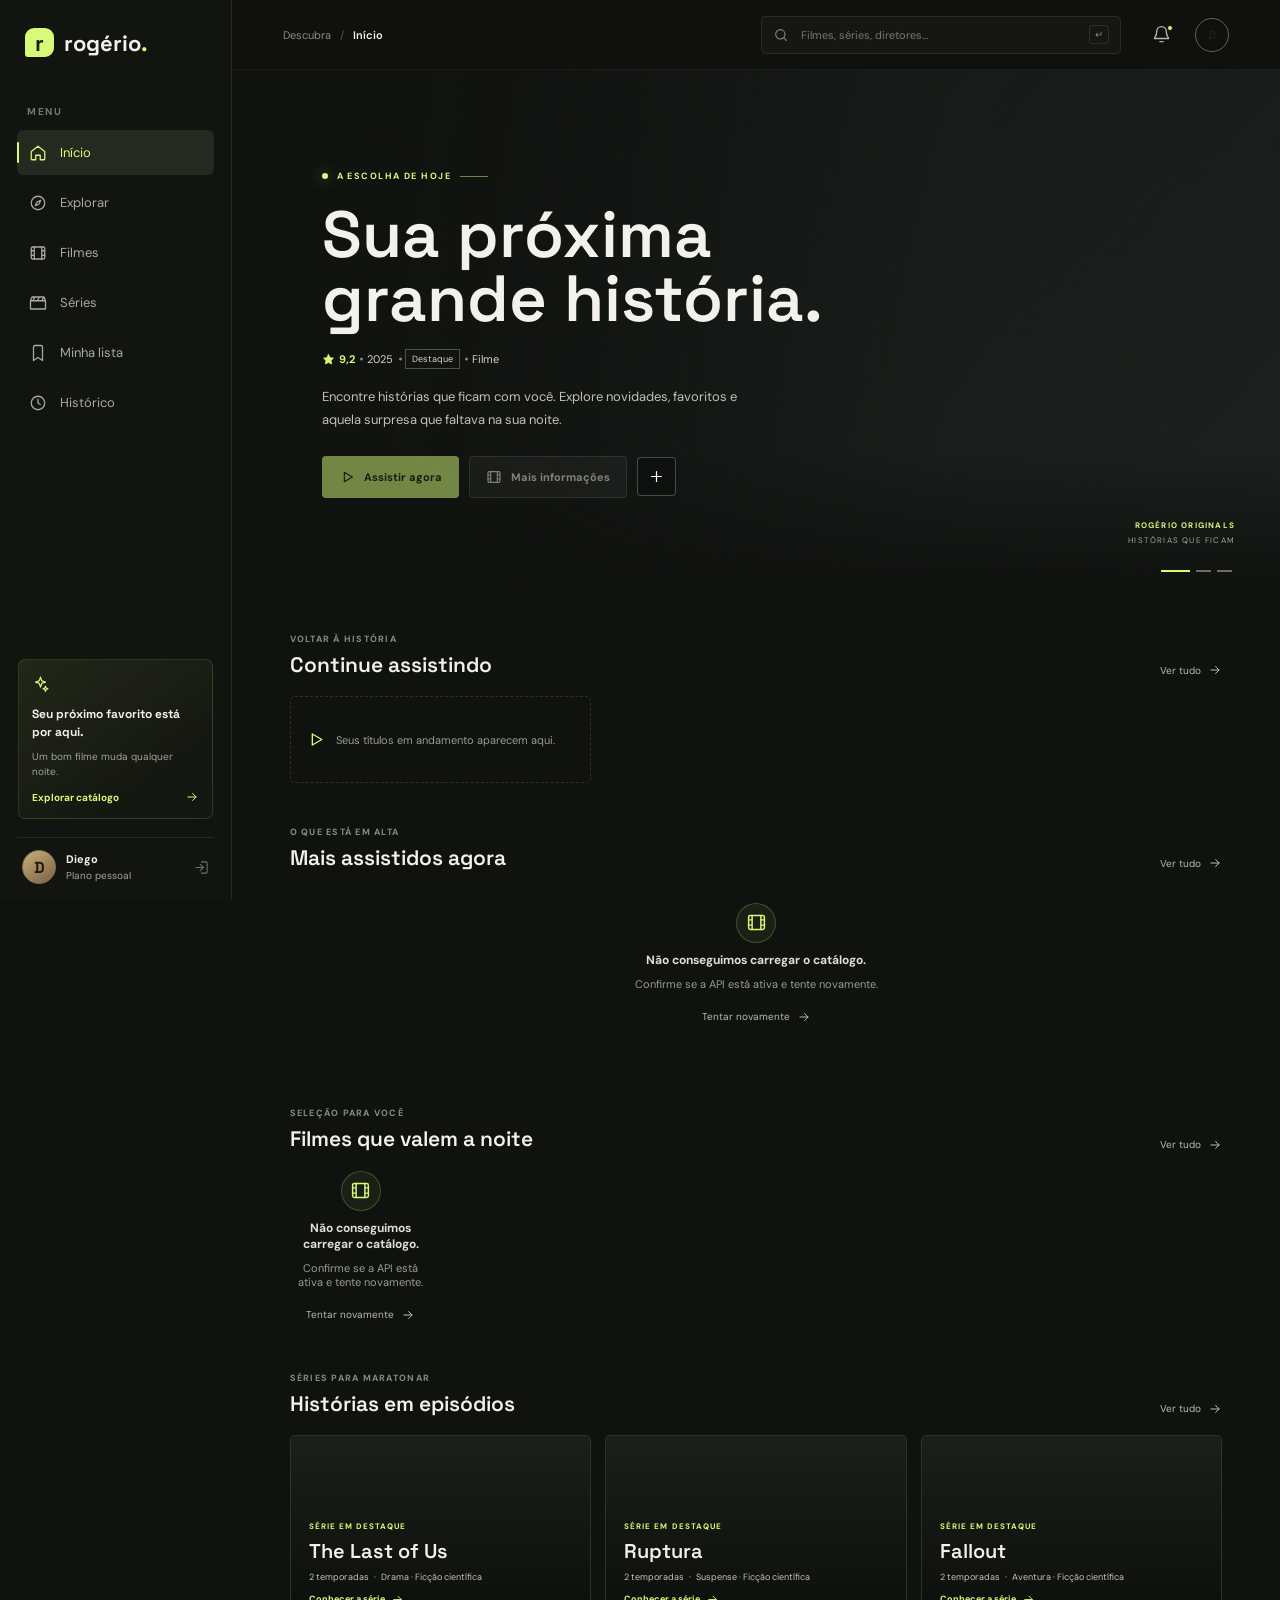
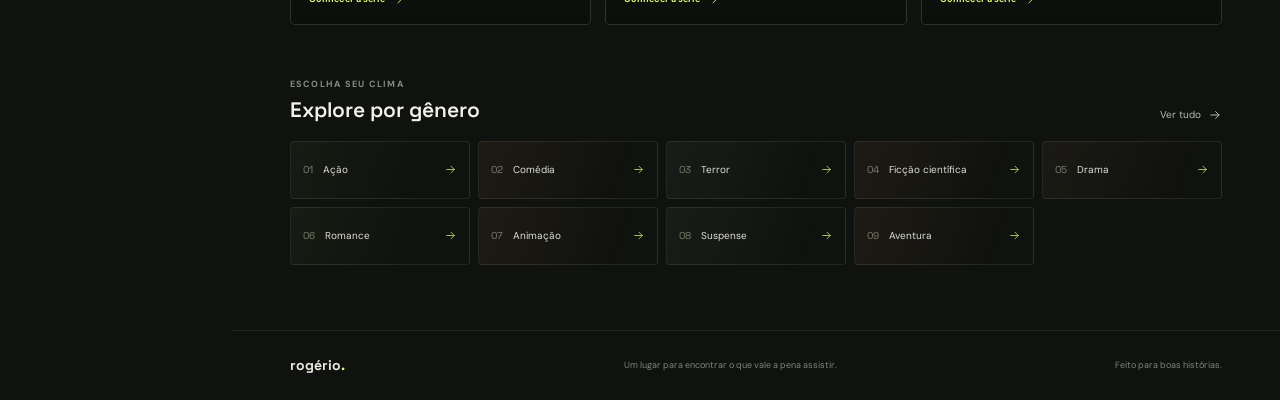
<file: index.html>
<!doctype html>
<html lang="pt-BR">
  <head>
    <meta charset="UTF-8" />
    <meta name="viewport" content="width=device-width, initial-scale=1.0" />
    <meta name="description" content="Descubra seu próximo filme favorito em Rogério." />
    <meta name="theme-color" content="#10120f" />
    <title>Rogério — Cinema, no seu ritmo</title>
    <link rel="preconnect" href="https://fonts.googleapis.com" />
    <link rel="preconnect" href="https://fonts.gstatic.com" crossorigin />
    <link href="https://fonts.googleapis.com/css2?family=DM+Sans:wght@400;500;600;700&family=Space+Grotesk:wght@500;600;700&display=swap" rel="stylesheet" />
    <link rel="stylesheet" href="app.css" />
    <script src="app.js" defer></script>
  </head>
  <body class="app-body">
    <a class="skip-link" href="#app-view">Pular para o conteúdo</a>
    <div id="app"></div>
  </body>
</html>
</file>
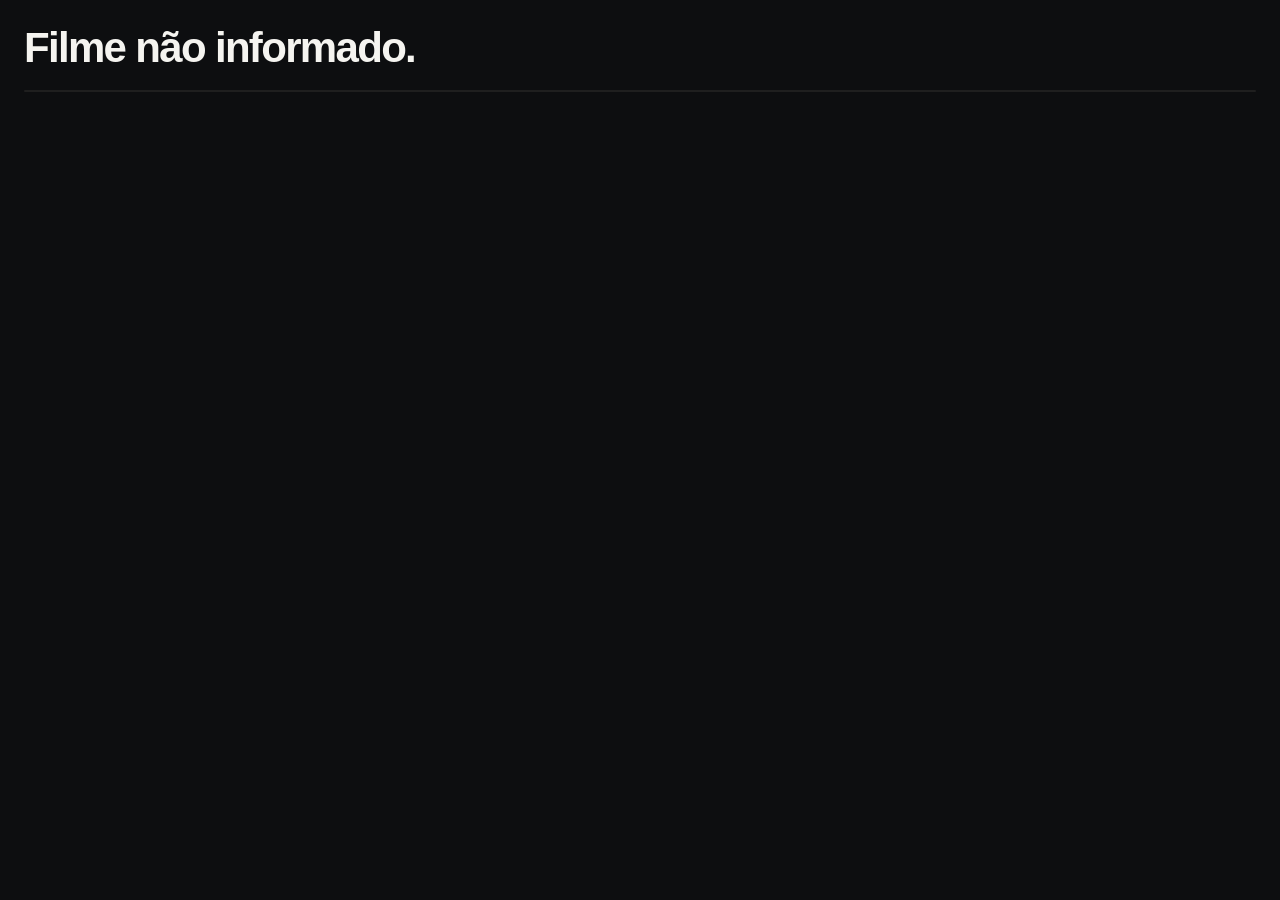
<file: player.html>
<!doctype html>
<html lang="pt-BR">
  <head>
    <meta charset="UTF-8" />
    <meta name="viewport" content="width=device-width, initial-scale=1.0" />
    <meta name="description" content="Player de filme do Rogério." />
    <title>Rogério | Player</title>
    <style>
      :root {
        color-scheme: dark;
        background: #0d0e10;
        color: #f5f4f0;
        font-family: "DM Sans", Arial, sans-serif;
      }

      * {
        box-sizing: border-box;
      }

      html,
      body {
        margin: 0;
        min-height: 100%;
      }

      body {
        align-items: center;
        background: #0d0e10;
        display: flex;
        justify-content: center;
        padding: 24px;
      }

      main {
        width: min(1440px, 100%);
      }

      h1 {
        font-size: clamp(24px, 4vw, 42px);
        font-weight: 700;
        letter-spacing: -0.04em;
        margin: 0 0 18px;
      }

      .player-frame {
        background: #000;
        border: 1px solid rgba(255, 255, 255, 0.12);
        border-radius: 8px;
        overflow: hidden;
      }

      iframe {
        border: 0;
        display: block;
        min-height: 420px;
        width: 100%;
      }

      @media (max-width: 600px) {
        body {
          padding: 14px;
        }

        iframe {
          min-height: 260px;
        }
      }
    </style>
  </head>
  <body>
    <main>
      <h1 id="player-title">Assistir agora</h1>
      <div class="player-frame">
        <iframe
          id="player-iframe"
          src="https://myembed.biz/filme/tt22084616"
          title="Player do filme"
          height="70vh"
          scrolling="no"
          allow="autoplay; encrypted-media; picture-in-picture; fullscreen"
          allowfullscreen
        ></iframe>
      </div>
    </main>

    <script>
      const params = new URLSearchParams(window.location.search);
      const type = params.get('type') || 'movie';
      const title = params.get('title') || 'Assistir agora';
      const movieId = params.get('id');
      const embedUrl = params.get('source');

      const titleElement = document.getElementById('player-title');
      const iframe = document.getElementById('player-iframe');

      const showError = (message) => {
        titleElement.textContent = message;
        iframe.remove();
      };

      const loadPlayer = async () => {
        try {
          let source = embedUrl;
          if (type === 'movie') {
            if (!movieId) throw new Error('Filme não informado.');
            const response = await fetch(`http://localhost:8080/api/movies/${encodeURIComponent(movieId)}/streams`);
            if (!response.ok) throw new Error('Não foi possível localizar um player.');
            const streams = await response.json();
            source = streams[0]?.url;
          }
          if (!source) throw new Error('Nenhum player disponível para este título.');
          titleElement.textContent = title;
          iframe.title = type === 'series' ? 'Player da série' : 'Player do filme';
          iframe.src = source;
        } catch (error) {
          showError(error.message || 'Não foi possível abrir este título.');
        }
      };

      loadPlayer();
    </script>
  </body>
</html>
</file>
<file: app.css>
@import url('https://fonts.googleapis.com/css2?family=DM+Sans:wght@400;500;600;700&family=Space+Grotesk:wght@400;500;600;700&display=swap');

:root {
  color-scheme: dark;
  --bg: #10120f;
  --panel: #171a16;
  --panel-raised: #20231e;
  --line: rgba(255, 255, 255, .085);
  --text: #f3f1eb;
  --muted: #a0a399;
  --quiet: #70756a;
  --accent: #d7fa78;
  --accent-ink: #202612;
  --font-body: 'DM Sans', sans-serif;
  --font-display: 'Space Grotesk', sans-serif;
  font-family: var(--font-body);
  background: var(--bg);
  color: var(--text);
  font-synthesis: none;
  text-rendering: optimizeLegibility;
  -webkit-font-smoothing: antialiased;
  -moz-osx-font-smoothing: grayscale;
}

* { box-sizing: border-box; }
html { min-width: 320px; scroll-behavior: smooth; }
body { margin: 0; min-width: 320px; min-height: 100vh; background: var(--bg); color: var(--text); }
button, input, select { color: inherit; font: inherit; }
button, a, select { -webkit-tap-highlight-color: transparent; }
button { cursor: pointer; }
a { color: inherit; text-decoration: none; }
button:focus-visible, a:focus-visible, input:focus-visible, select:focus-visible { outline: 2px solid var(--accent); outline-offset: 3px; }
.icon { width: 19px; height: 19px; flex: 0 0 auto; }
.skip-link { position: fixed; z-index: 90; top: 10px; left: 10px; padding: 10px 14px; background: var(--accent); color: var(--accent-ink); transform: translateY(-150%); }
.skip-link:focus { transform: translateY(0); }
.sidebar { position: fixed; z-index: 20; inset: 0 auto 0 0; display: flex; flex-direction: column; width: 232px; padding: 28px 17px 16px; border-right: 1px solid var(--line); background: #121410; }
.brand { display: flex; align-items: center; gap: 10px; padding: 0 8px; font-family: var(--font-display); font-size: 22px; font-weight: 700; letter-spacing: 0; }
.brand-mark { display: grid; width: 29px; height: 29px; place-items: center; border-radius: 9px 9px 9px 3px; background: var(--accent); color: #1a2110; font-size: 22px; line-height: 1; }
.brand-period, .footer-brand span { color: var(--accent); }
.nav-label { margin: 48px 10px 12px; color: #74796d; font-size: 10px; font-weight: 700; letter-spacing: .15em; }
.side-nav { display: grid; gap: 5px; }
.nav-link { position: relative; display: flex; min-height: 45px; align-items: center; gap: 13px; padding: 0 12px; border-radius: 6px; color: #a7aa9f; font-size: 13px; transition: background .18s ease, color .18s ease; }
.nav-link:hover { color: var(--text); background: rgba(255,255,255,.045); }
.nav-link.active { background: #25291f; color: var(--accent); }
.nav-link.active::before { position: absolute; left: 0; top: 12px; bottom: 12px; width: 2px; border-radius: 4px; background: var(--accent); content: ''; }
.nav-link .icon { width: 18px; height: 18px; }
.nav-link small { display: grid; min-width: 19px; height: 19px; margin-left: auto; place-items: center; border-radius: 50%; background: var(--accent); color: var(--accent-ink); font-size: 10px; font-weight: 700; }
.sidebar-bottom { margin-top: auto; }
.plan-note { display: grid; gap: 9px; margin: 0 1px 18px; padding: 15px 13px 14px; border: 1px solid rgba(215,250,120,.13); border-radius: 7px; background: linear-gradient(145deg, rgba(215,250,120,.085), rgba(215,250,120,.015) 74%); }
.plan-symbol { color: var(--accent); }
.plan-symbol .icon { width: 17px; height: 17px; }
.plan-note strong { font-family: var(--font-display); font-size: 12px; line-height: 1.45; }
.plan-note > span:not(.plan-symbol) { color: var(--muted); font-size: 10px; line-height: 1.45; }
.plan-note > a { display: flex; align-items: center; justify-content: space-between; margin-top: 2px; color: var(--accent); font-size: 10px; font-weight: 700; }
.plan-note > a .icon { width: 14px; height: 14px; }
.user-mini { display: flex; width: 100%; align-items: center; gap: 10px; padding: 12px 5px 0; border: 0; border-top: 1px solid var(--line); background: none; text-align: left; }
.user-avatar, .header-avatar { display: grid; width: 34px; height: 34px; flex: 0 0 auto; place-items: center; border: 1px solid #817254; border-radius: 50%; background: linear-gradient(145deg, #ccae78, #776145); color: #221c11; font-family: var(--font-display); font-weight: 700; }
.user-mini > span:nth-child(2) { display: grid; gap: 3px; }
.user-mini strong { font-size: 11px; }
.user-mini small { color: var(--muted); font-size: 10px; }
.user-menu-icon { width: 15px; height: 15px; margin-left: auto; color: var(--quiet); }
.app-column { min-height: 100vh; margin-left: 232px; }
.topbar { position: sticky; z-index: 15; top: 0; display: flex; height: 70px; align-items: center; gap: 24px; padding: 0 clamp(25px, 4vw, 62px); border-bottom: 1px solid rgba(255,255,255,.055); background: rgba(16,18,15,.88); backdrop-filter: blur(18px); }
.breadcrumb { display: flex; min-width: 180px; align-items: center; gap: 9px; color: #898d82; font-size: 11px; }
.breadcrumb-divider { color: #53574f; }
.breadcrumb strong { color: var(--text); font-weight: 600; }
.global-search { display: flex; width: min(360px, 40vw); height: 38px; align-items: center; gap: 10px; margin-left: auto; padding: 0 11px; border: 1px solid rgba(255,255,255,.09); border-radius: 5px; background: rgba(255,255,255,.027); color: #85897f; transition: border-color .18s ease, background .18s ease; }
.global-search:focus-within { border-color: rgba(215,250,120,.45); background: rgba(255,255,255,.045); }
.global-search .icon { width: 16px; height: 16px; }
.global-search input, .search-page-form input { width: 100%; min-width: 0; border: 0; outline: none; background: transparent; color: var(--text); font-size: 11px; }
.global-search input::placeholder, .search-page-form input::placeholder { color: #74796e; }
.global-search kbd { padding: 2px 5px; border: 1px solid rgba(255,255,255,.1); border-radius: 3px; color: #83877e; font-family: var(--font-body); font-size: 10px; }
.top-actions { display: flex; align-items: center; gap: 16px; }
.icon-button, .header-avatar { display: grid; width: 34px; height: 34px; place-items: center; border: 1px solid transparent; background: none; }
.icon-button { position: relative; color: #b4b7ac; }
.icon-button:hover { color: var(--accent); }
.notification-dot { position: absolute; top: 6px; right: 5px; width: 6px; height: 6px; border: 1px solid var(--bg); border-radius: 50%; background: var(--accent); }
.header-avatar { border-color: #6d6046; font-size: 12px; }
#app-view { min-height: calc(100vh - 140px); }
.hero { position: relative; display: flex; min-height: 520px; align-items: center; overflow: hidden; padding: 50px clamp(36px, 7vw, 100px) 62px; background: #1b211e; isolation: isolate; }
.hero::before, .detail-hero::before { position: absolute; z-index: -2; inset: 0; background: var(--hero-image) center 40% / cover no-repeat; content: ''; transform: scale(1.015); animation: hero-enter .9s ease both; }
.hero::after, .detail-hero::after { position: absolute; z-index: -1; inset: 0; background: linear-gradient(90deg, rgba(16,18,15,.98) 0%, rgba(16,18,15,.84) 31%, rgba(16,18,15,.25) 68%, rgba(16,18,15,.1) 100%), linear-gradient(0deg, var(--bg) 0%, transparent 27%, rgba(10,12,10,.16) 100%); content: ''; }
.hero-grain { position: absolute; z-index: -1; inset: 0; opacity: .1; background-image: url("data:image/svg+xml,%3Csvg viewBox='0 0 180 180' xmlns='http://www.w3.org/2000/svg'%3E%3Cfilter id='n'%3E%3CfeTurbulence type='fractalNoise' baseFrequency='.84' numOctaves='3' stitchTiles='stitch'/%3E%3C/filter%3E%3Crect width='100%25' height='100%25' filter='url(%23n)' opacity='.18'/%3E%3C/svg%3E"); pointer-events: none; }
.hero-copy { width: min(570px, 62%); padding-top: 20px; animation: copy-enter .7s .08s ease both; }
.hero-eyebrow { display: flex; align-items: center; gap: 9px; color: var(--accent); font-size: 9px; font-weight: 700; letter-spacing: .16em; }
.hero-eyebrow > i { width: 6px; height: 6px; border-radius: 50%; background: var(--accent); box-shadow: 0 0 14px rgba(215,250,120,.5); }
.hero-eyebrow-line { display: inline-block; width: 28px; height: 1px; background: rgba(215,250,120,.5); }
.hero h1 { max-width: 630px; margin: 21px 0 18px; font-family: var(--font-display); font-size: clamp(43px, 5.1vw, 73px); font-weight: 600; letter-spacing: 0; line-height: .98; overflow-wrap: anywhere; }
.hero-meta { display: flex; flex-wrap: wrap; align-items: center; gap: 12px; margin: 0 0 17px; color: #d3d4cb; font-size: 11px; }
.hero-meta > span + span { position: relative; }
.hero-meta > span:not(:first-child)::before { position: absolute; top: 50%; left: -7px; width: 3px; height: 3px; border-radius: 50%; background: #84877e; content: ''; transform: translateY(-50%); }
.hero-rating { display: inline-flex; align-items: center; gap: 4px; color: var(--accent); font-weight: 700; }
.hero-rating .icon { width: 13px; height: 13px; fill: currentColor; }
.meta-tag { padding: 3px 6px; border: 1px solid rgba(255,255,255,.26); color: #d5d5cd; font-size: 9px; }
.hero-copy > p:not(.hero-eyebrow) { max-width: 435px; margin: 0 0 24px; color: #c0c2b9; font-size: 13px; line-height: 1.75; }
.hero-actions { display: flex; flex-wrap: wrap; align-items: center; gap: 10px; }
.button { display: inline-flex; min-height: 42px; align-items: center; justify-content: center; gap: 9px; padding: 0 16px; border: 1px solid transparent; border-radius: 4px; font-size: 11px; font-weight: 700; transition: transform .18s ease, background .18s ease, border-color .18s ease; }
.button:hover:not(:disabled) { transform: translateY(-2px); }
.button:disabled { cursor: not-allowed; opacity: .5; }
.button .icon { width: 16px; height: 16px; }
.button-primary { background: var(--accent); color: var(--accent-ink); }
.button-primary:hover:not(:disabled) { background: #e4ff9a; }
.button-secondary { border-color: rgba(255,255,255,.2); background: rgba(255,255,255,.08); color: #f1f0eb; backdrop-filter: blur(8px); }
.button-secondary:hover { border-color: rgba(255,255,255,.42); background: rgba(255,255,255,.14); }
.hero-save, .save-button, .continue-action, .episode-watch { display: grid; width: 39px; height: 39px; place-items: center; border: 1px solid rgba(255,255,255,.24); border-radius: 4px; background: rgba(10,12,10,.45); color: white; backdrop-filter: blur(6px); transition: background .18s ease, color .18s ease; }
.hero-save:hover, .save-button:hover, .save-button.saved, .continue-action:hover, .episode-watch:hover { background: var(--accent); color: var(--accent-ink); }
.hero-save .icon, .save-button .icon, .continue-action .icon, .episode-watch .icon { width: 17px; height: 17px; }
.hero-credit { position: absolute; right: 45px; bottom: 45px; display: grid; gap: 5px; color: #a2a59a; font-size: 8px; letter-spacing: .15em; text-align: right; }
.hero-credit span:first-child { color: var(--accent); font-weight: 700; }
.hero-pagination { position: absolute; right: 48px; bottom: 18px; display: flex; gap: 6px; }
.hero-pagination span { width: 15px; height: 2px; background: rgba(255,255,255,.38); }
.hero-pagination span.active { width: 29px; background: var(--accent); }
.home-content { max-width: 1600px; margin: auto; padding: 0 clamp(25px, 4.5vw, 68px) 65px; }
.content-section { margin-top: 43px; }
.section-heading { display: flex; align-items: flex-end; justify-content: space-between; gap: 16px; margin-bottom: 19px; }
.section-kicker { margin: 0 0 7px; color: #888d80; font-size: 9px; font-weight: 700; letter-spacing: .14em; }
.section-heading h2, .episodes-heading h2 { margin: 0; font-family: var(--font-display); font-size: 21px; font-weight: 600; letter-spacing: 0; line-height: 1.2; }
.text-link { display: inline-flex; align-items: center; gap: 7px; color: #b8bdad; font-size: 10px; transition: color .18s ease; }
.text-link:hover { color: var(--accent); }
.text-link .icon { width: 14px; height: 14px; }
.continue-grid { display: grid; grid-template-columns: repeat(3, minmax(0, 1fr)); gap: 15px; }
.continue-card { min-width: 0; padding: 9px; border: 1px solid var(--line); border-radius: 6px; background: linear-gradient(115deg, #1c1f1a, #171916); transition: border-color .2s ease, transform .2s ease; }
.continue-card:hover { transform: translateY(-2px); border-color: rgba(215,250,120,.23); }
.continue-art { position: relative; display: block; width: 100%; aspect-ratio: 2.05; overflow: hidden; padding: 0; border: 0; border-radius: 3px; background: var(--panel-raised); }
.continue-art > img { display: block; width: 100%; height: 100%; object-fit: cover; opacity: .85; transition: transform .4s ease; }
.continue-card:hover .continue-art > img { transform: scale(1.035); }
.continue-play { position: absolute; top: 50%; left: 50%; display: grid; width: 36px; height: 36px; place-items: center; border: 1px solid rgba(255,255,255,.45); border-radius: 50%; background: rgba(15,17,14,.62); transform: translate(-50%,-50%); }
.continue-play .icon { width: 15px; height: 15px; fill: white; }
.continue-progress, .episode-progress { position: absolute; right: 0; bottom: 0; left: 0; height: 3px; background: rgba(255,255,255,.22); }
.continue-progress i, .episode-progress i { display: block; height: 100%; background: var(--accent); }
.continue-copy { display: flex; align-items: center; justify-content: space-between; gap: 10px; padding: 11px 3px 1px; }
.continue-copy h3, .poster-info h3, .episode-copy h3 { overflow: hidden; margin: 0; color: #e9e8e1; font-family: var(--font-display); font-size: 12px; font-weight: 600; text-overflow: ellipsis; white-space: nowrap; }
.continue-copy p { margin: 5px 0 0; color: #92968b; font-size: 10px; }
.continue-action { width: 30px; height: 30px; flex: 0 0 auto; border-color: var(--line); }
.continue-action .icon { width: 13px; height: 13px; fill: currentColor; }
.poster-rail { display: grid; grid-auto-columns: minmax(125px, 1fr); grid-auto-flow: column; gap: clamp(11px, 1.35vw, 20px); overflow-x: auto; padding: 0 1px 9px; scrollbar-width: thin; scrollbar-color: #393d33 transparent; }
.poster-grid { display: grid; grid-template-columns: repeat(6, minmax(0, 1fr)); gap: 23px 16px; }
.poster-card { position: relative; min-width: 0; animation: card-enter .35s ease both; }
.poster-open { position: relative; display: block; width: 100%; aspect-ratio: .72; overflow: hidden; padding: 0; border: 1px solid rgba(255,255,255,.06); border-radius: 5px; background: var(--panel-raised); text-align: left; }
.poster-open > img, .detail-poster img, .recent-item img { display: block; width: 100%; height: 100%; object-fit: cover; transition: transform .4s cubic-bezier(.2,.7,.2,1), opacity .3s ease; }
.poster-card:hover .poster-open > img { transform: scale(1.05); }
.poster-hover { position: absolute; inset: 0; display: grid; place-items: center; background: rgba(11,13,10,.3); opacity: 0; transition: opacity .2s ease; }
.poster-card:hover .poster-hover, .poster-open:focus-visible .poster-hover { opacity: 1; }
.poster-hover > span { display: flex; align-items: center; gap: 7px; padding: 8px 11px; border-radius: 3px; background: var(--accent); color: var(--accent-ink); font-size: 10px; font-weight: 700; }
.poster-hover .icon { width: 13px; height: 13px; fill: currentColor; }
.save-button { position: absolute; z-index: 2; top: 8px; right: 8px; width: 29px; height: 29px; border-color: rgba(255,255,255,.26); opacity: 0; }
.poster-card:hover .save-button, .poster-card:focus-within .save-button, .save-button.saved { opacity: 1; }
.save-button .icon { width: 14px; height: 14px; }
.rank-number { position: absolute; z-index: 2; bottom: -1px; left: 7px; color: rgba(12,14,11,.9); font-family: var(--font-display); font-size: clamp(60px, 7vw, 94px); font-weight: 700; letter-spacing: 0; line-height: .75; -webkit-text-stroke: 1px rgba(238,239,229,.78); text-shadow: 2px 3px 0 rgba(0,0,0,.38); pointer-events: none; }
.poster-info { padding: 9px 1px 0; }
.poster-title-line { display: flex; align-items: center; justify-content: space-between; gap: 6px; }
.poster-info h3 { font-size: 11px; }
.poster-info p { overflow: hidden; margin: 6px 0 0; color: #92968b; font-size: 9px; text-overflow: ellipsis; white-space: nowrap; }
.poster-info p span { padding: 0 3px; color: #666b60; }
.rating { display: inline-flex; flex: 0 0 auto; align-items: center; gap: 3px; color: var(--accent); font-size: 9px; font-weight: 700; }
.rating .icon { width: 11px; height: 11px; fill: currentColor; }
.recommendation-section { margin-top: 54px; }
.series-grid { display: grid; grid-template-columns: repeat(3, minmax(0, 1fr)); gap: 14px; }
.series-feature { position: relative; display: flex; min-height: 190px; align-items: flex-end; overflow: hidden; padding: 18px; border: 1px solid rgba(255,255,255,.08); border-radius: 5px; background: #1b2019; isolation: isolate; text-align: left; }
.series-feature::before { position: absolute; z-index: -2; inset: 0; background: var(--series-image) center / cover; content: ''; transition: transform .5s ease; }
.series-feature:hover::before { transform: scale(1.04); }
.series-feature::after { position: absolute; z-index: -1; inset: 0; background: linear-gradient(0deg, rgba(11,13,10,.95), rgba(11,13,10,.03) 100%); content: ''; }
.series-feature-content { display: grid; gap: 7px; }
.series-kicker { color: var(--accent); font-size: 8px; font-weight: 700; letter-spacing: .13em; }
.series-feature-content strong { font-family: var(--font-display); font-size: 20px; font-weight: 600; }
.series-feature-content > span:nth-last-child(2) { color: #c4c5bd; font-size: 9px; }
.series-feature-content > span:nth-last-child(2) i { padding: 0 3px; color: var(--accent); font-style: normal; }
.series-open { display: inline-flex; align-items: center; gap: 6px; margin-top: 3px; color: var(--accent); font-size: 9px; font-weight: 700; }
.series-open .icon { width: 13px; height: 13px; }
.category-section { margin-top: 53px; }
.category-grid { display: grid; grid-template-columns: repeat(5, minmax(0, 1fr)); gap: 8px; }
.category-chip { position: relative; display: flex; min-height: 58px; align-items: center; gap: 10px; overflow: hidden; padding: 0 12px; border: 1px solid var(--line); border-radius: 4px; background: linear-gradient(110deg, rgba(215,250,120,.045), transparent 74%); color: #dedfd7; font-size: 10px; transition: border-color .18s ease, background .18s ease; }
.category-chip:hover { border-color: rgba(215,250,120,.4); background-color: rgba(215,250,120,.055); }
.category-index { color: #78806a; font-family: var(--font-display); font-size: 10px; }
.category-chip > .icon { width: 13px; height: 13px; margin-left: auto; color: var(--accent); opacity: .8; }
.category-1, .category-3 { background-image: linear-gradient(110deg, rgba(214,135,91,.075), transparent 80%); }
.category-2, .category-7 { background-image: linear-gradient(110deg, rgba(125,147,132,.085), transparent 80%); }
.category-4, .category-8 { background-image: linear-gradient(110deg, rgba(180,135,103,.07), transparent 80%); }
.quiet-empty { display: flex; min-height: 87px; align-items: center; gap: 11px; padding: 15px; border: 1px dashed rgba(255,255,255,.12); border-radius: 5px; color: #989c91; font-size: 11px; }
.quiet-empty .icon { color: var(--accent); }
.page-intro { padding: 49px clamp(26px, 5vw, 72px) 25px; }
.page-intro h1 { margin: 0; font-family: var(--font-display); font-size: clamp(32px, 4vw, 47px); font-weight: 600; letter-spacing: 0; line-height: 1.1; }
.page-intro > p:last-child { max-width: 550px; margin: 11px 0 0; color: var(--muted); font-size: 12px; line-height: 1.6; }
.app-column > #app-view > .page-intro + .poster-grid, .app-column > #app-view > .catalog-tools, .app-column > #app-view > .poster-grid.catalog-grid, .app-column > #app-view > .filter-tabs, .app-column > #app-view > .search-page-form, .app-column > #app-view > .search-filters, .app-column > #app-view > .results-heading, .app-column > #app-view > .empty-state, .app-column > #app-view > .history-summary, .app-column > #app-view > .profile-hero, .app-column > #app-view > .stats-grid, .app-column > #app-view > .profile-columns, .app-column > #app-view > .inline-state, .app-column > #app-view > .skeleton-grid { margin-right: clamp(26px, 5vw, 72px); margin-left: clamp(26px, 5vw, 72px); }
.catalog-tools { display: flex; align-items: center; justify-content: space-between; margin-top: -3px; margin-bottom: 18px; color: #92968a; font-size: 10px; }
.sort-control { display: flex; align-items: center; gap: 8px; color: #c4c6be; }
.sort-control .icon { width: 14px; height: 14px; }
.catalog-grid { margin-bottom: 55px; }
.search-page-form { display: flex; height: 56px; align-items: center; gap: 13px; padding: 0 14px; border: 1px solid rgba(255,255,255,.12); border-radius: 5px; background: #171a16; }
.search-page-form:focus-within { border-color: rgba(215,250,120,.5); }
.search-page-form > .icon { color: var(--accent); }
.search-page-form input { font-size: 13px; }
.search-page-form .button { min-height: 35px; flex: 0 0 auto; }
.filter-tabs { display: flex; gap: 6px; overflow-x: auto; padding: 19px 0 5px; scrollbar-width: none; }
.filter-tab { min-height: 31px; flex: 0 0 auto; padding: 0 13px; border: 1px solid rgba(255,255,255,.1); border-radius: 3px; background: transparent; color: #a9aca2; font-size: 10px; transition: color .18s ease, background .18s ease, border-color .18s ease; }
.filter-tab:hover { border-color: rgba(215,250,120,.3); color: var(--text); }
.filter-tab.active { border-color: var(--accent); background: var(--accent); color: var(--accent-ink); font-weight: 700; }
.search-filters { display: grid; grid-template-columns: repeat(4, minmax(0, 1fr)); gap: 10px; padding: 14px 0 21px; }
.search-filters label, .season-select { display: grid; gap: 7px; color: #888d81; font-size: 9px; }
.search-filters select, .season-select select, .setting-row select { min-width: 0; height: 36px; padding: 0 10px; border: 1px solid rgba(255,255,255,.1); border-radius: 3px; background: #171a16; color: #d5d6ce; font-size: 10px; }
.results-heading { display: flex; align-items: center; justify-content: space-between; gap: 15px; margin-top: 18px; margin-bottom: 18px; }
.results-heading h2 { margin: 0; font-family: var(--font-display); font-size: 17px; font-weight: 600; }
.results-heading > span { color: #8e9387; font-size: 10px; }
.empty-state { display: grid; min-height: 260px; align-content: center; justify-items: center; padding: 30px; text-align: center; }
.empty-icon { display: grid; width: 48px; height: 48px; place-items: center; border: 1px solid rgba(215,250,120,.22); border-radius: 50%; background: rgba(215,250,120,.055); color: var(--accent); }
.empty-icon .icon { width: 21px; height: 21px; }
.empty-state h3 { margin: 17px 0 0; font-family: var(--font-display); font-size: 18px; font-weight: 600; }
.empty-state p { max-width: 380px; margin: 8px 0 18px; color: #999d92; font-size: 11px; line-height: 1.6; }
.empty-state .button { min-height: 37px; }
.inline-state { display: flex; min-height: 155px; flex-direction: column; align-items: center; justify-content: center; gap: 9px; color: #999d92; font-size: 11px; text-align: center; }
.inline-state .empty-icon { width: 40px; height: 40px; }
.inline-state strong { color: #dedfd8; font-size: 12px; }
.inline-state .text-link { margin-top: 3px; padding: 7px; border: 0; background: transparent; cursor: pointer; }
.history-summary { display: flex; align-items: center; gap: 13px; margin-top: 4px; padding: 14px 16px; border: 1px solid var(--line); border-radius: 5px; background: #171a16; }
.history-summary > span { display: grid; width: 34px; height: 34px; place-items: center; border-radius: 50%; background: rgba(215,250,120,.09); color: var(--accent); }
.history-summary > div { display: grid; gap: 4px; }
.history-summary strong { font-family: var(--font-display); font-size: 12px; }
.history-summary small { color: #979b90; font-size: 10px; }
.history-summary + .poster-grid { margin-top: 21px; }
.profile-hero { display: flex; align-items: center; gap: 19px; padding: 22px 0; border-bottom: 1px solid var(--line); }
.profile-avatar-large { display: grid; width: 70px; height: 70px; flex: 0 0 auto; place-items: center; border: 1px solid #8a7857; border-radius: 50%; background: linear-gradient(145deg, #d0b782, #766044); color: #231d12; font-family: var(--font-display); font-size: 26px; font-weight: 700; }
.profile-hero > div { flex: 1; }
.profile-hero .section-kicker { margin-bottom: 5px; }
.profile-hero h2 { margin: 0; font-family: var(--font-display); font-size: 24px; }
.profile-hero p { margin: 6px 0 0; color: var(--muted); font-size: 10px; }
.profile-hero p span { padding: 0 5px; color: var(--quiet); }
.profile-hero > .button { min-height: 36px; }
.stats-grid { display: grid; grid-template-columns: repeat(4, minmax(0, 1fr)); gap: 10px; margin-top: 17px; }
.stat-card { display: grid; min-height: 113px; align-content: center; justify-items: start; gap: 8px; padding: 14px; border: 1px solid var(--line); border-radius: 5px; background: linear-gradient(140deg, #191c17, #151713); }
.stat-card > span { color: var(--accent); }
.stat-card > span .icon { width: 15px; height: 15px; }
.stat-card > strong { font-family: var(--font-display); font-size: 24px; font-weight: 600; line-height: 1; }
.stat-card > strong small { margin-left: 3px; color: var(--accent); font-size: 11px; }
.stat-card > small { color: #9a9e93; font-size: 9px; }
.profile-columns { display: grid; grid-template-columns: 1fr .82fr; gap: 28px; margin-top: 41px; margin-bottom: 50px; }
.settings-panel, .history-panel { min-width: 0; }
.setting-row { display: flex; min-height: 69px; align-items: center; justify-content: space-between; gap: 14px; border-top: 1px solid var(--line); }
.setting-row > span { display: grid; gap: 5px; }
.setting-row strong { font-size: 10px; font-weight: 600; }
.setting-row small { color: #909489; font-size: 9px; }
.setting-row select { width: 155px; height: 32px; }
.appearance-control { display: flex; gap: 3px; padding: 3px; border: 1px solid var(--line); border-radius: 4px; }
.appearance-control button { min-height: 25px; padding: 0 9px; border: 0; border-radius: 3px; background: transparent; color: #a6aa9e; font-size: 9px; }
.appearance-control button.active { background: #33382c; color: var(--accent); }
.history-panel .section-heading { margin-bottom: 11px; }
.history-panel .section-heading h2 { font-size: 17px; }
.recent-item { display: flex; width: 100%; height: 62px; align-items: center; gap: 10px; padding: 7px 0; border: 0; border-top: 1px solid var(--line); background: transparent; text-align: left; }
.recent-item img { width: 34px; height: 46px; border-radius: 2px; }
.recent-item > span { display: grid; min-width: 0; flex: 1; gap: 5px; }
.recent-item strong { overflow: hidden; font-size: 10px; text-overflow: ellipsis; white-space: nowrap; }
.recent-item small { color: #969a8e; font-size: 9px; }
.recent-item > .icon { width: 14px; height: 14px; color: #92968b; }
.history-panel .empty-state { min-height: 190px; padding: 15px; }
.history-panel .empty-icon { width: 37px; height: 37px; }
.history-panel .empty-state h3 { font-size: 14px; }
.detail-hero { position: relative; min-height: 462px; overflow: hidden; padding: 22px clamp(27px, 5vw, 72px) 40px; background: #171a16; isolation: isolate; }
.detail-hero::before { background-image: var(--detail-image); background-position: center 42%; }
.detail-hero::after { background: linear-gradient(90deg, rgba(16,18,15,.98), rgba(16,18,15,.79) 48%, rgba(16,18,15,.18)), linear-gradient(0deg,var(--bg),transparent 40%); }
.back-link { display: inline-flex; align-items: center; gap: 5px; color: #c9cbc2; font-size: 10px; }
.back-link:hover { color: var(--accent); }
.back-link .icon { width: 16px; height: 16px; }
.detail-summary { display: flex; max-width: 1050px; align-items: center; gap: clamp(25px, 5vw, 68px); margin: 28px auto 0; }
.detail-poster { width: clamp(170px, 17vw, 215px); aspect-ratio: .7; flex: 0 0 auto; overflow: hidden; border: 1px solid rgba(255,255,255,.15); border-radius: 4px; background: var(--panel-raised); box-shadow: 0 18px 55px rgba(0,0,0,.35); }
.detail-copy { max-width: 650px; }
.detail-copy h1 { margin: 14px 0 5px; font-family: var(--font-display); font-size: clamp(34px, 4vw, 55px); font-weight: 600; overflow-wrap: anywhere; }
.original-title { margin: 0 0 14px; color: #a9ada1; font-size: 11px; }
.detail-description { max-width: 590px; margin: 0 0 20px; color: #c1c3ba; font-size: 11px; line-height: 1.8; }
.detail-content { max-width: 1450px; margin: auto; padding: 0 clamp(27px, 5vw, 72px) 55px; }
.detail-credits { display: grid; grid-template-columns: .8fr 1.5fr 1fr; gap: 18px; padding: 22px 0; border-bottom: 1px solid var(--line); }
.detail-credits > div { display: grid; align-content: start; gap: 7px; }
.detail-credits span { color: #898e82; font-size: 9px; }
.detail-credits strong { color: #d4d5cd; font-size: 10px; font-weight: 500; line-height: 1.6; }
.trailer-feature { position: relative; display: flex; min-height: 205px; align-items: center; justify-content: space-between; overflow: hidden; margin-top: 30px; padding: 23px 30px; border: 1px solid rgba(255,255,255,.08); border-radius: 5px; background: var(--panel) var(--trailer-image) center / cover; isolation: isolate; }
.trailer-feature::before { position: absolute; z-index: -1; inset: 0; background: linear-gradient(90deg, rgba(13,15,12,.95), rgba(13,15,12,.73) 55%, rgba(13,15,12,.35)); content: ''; }
.trailer-feature h2 { margin: 0; font-family: var(--font-display); font-size: 19px; }
.trailer-feature p { margin: 7px 0 14px; color: #b5b8ae; font-size: 10px; }
.trailer-feature .button { min-height: 35px; }
.trailer-play { display: grid; width: 48px; height: 48px; place-items: center; border: 1px solid rgba(255,255,255,.55); border-radius: 50%; background: rgba(12,14,11,.4); }
.trailer-play .icon { fill: white; }
.episodes-section { margin-top: 34px; }
.episodes-heading { display: flex; align-items: flex-end; justify-content: space-between; gap: 20px; margin-bottom: 15px; }
.episodes-heading h2 { font-size: 20px; }
.season-select { width: 150px; }
.season-select select { height: 34px; }
.episode-card { display: grid; grid-template-columns: 25px 142px minmax(0, 1fr) 36px; align-items: center; gap: 14px; padding: 12px 0; border-top: 1px solid var(--line); }
.episode-number { color: #969a8f; font-family: var(--font-display); font-size: 14px; }
.episode-thumb { position: relative; display: grid; aspect-ratio: 1.75; place-items: center; border-radius: 3px; background: var(--episode-image) center / cover, var(--panel-raised); }
.episode-thumb::before { position: absolute; inset: 0; border-radius: 3px; background: rgba(0,0,0,.28); content: ''; }
.episode-thumb > span { position: relative; display: grid; width: 30px; height: 30px; place-items: center; border: 1px solid rgba(255,255,255,.5); border-radius: 50%; background: rgba(0,0,0,.28); }
.episode-thumb .icon { width: 13px; height: 13px; fill: white; }
.episode-copy { position: relative; align-self: stretch; padding: 5px 0 10px; }
.episode-copy h3 { font-size: 11px; }
.episode-copy > span { display: block; margin-top: 6px; color: #9da196; font-size: 9px; }
.episode-copy > span i { padding: 0 3px; font-style: normal; }
.episode-copy p { overflow: hidden; margin: 6px 0 0; color: #969a8f; font-size: 9px; line-height: 1.5; text-overflow: ellipsis; }
.episode-copy .episode-progress { bottom: 0; right: 4px; left: 0; height: 2px; }
.episode-watch { width: 32px; height: 32px; border-color: var(--line); }
.similar-section { margin-top: 34px; }
.site-footer { display: flex; min-height: 70px; align-items: center; justify-content: space-between; gap: 15px; padding: 15px clamp(25px, 4.5vw, 68px); border-top: 1px solid var(--line); color: #80857a; font-size: 9px; }
.footer-brand { color: #eaeadf; font-family: var(--font-display); font-size: 14px; font-weight: 700; }
.toast { position: fixed; z-index: 60; right: 24px; bottom: 23px; max-width: min(360px, calc(100vw - 32px)); padding: 12px 16px; border: 1px solid rgba(215,250,120,.2); border-radius: 4px; background: #25291f; color: #edf0e5; font-size: 11px; opacity: 0; pointer-events: none; transform: translateY(8px); transition: opacity .2s ease, transform .2s ease; }
.toast.visible { opacity: 1; transform: translateY(0); }
.mobile-nav { display: none; }
.skeleton-grid { margin-top: 20px; }
.skeleton-card { min-width: 0; }
.skeleton-poster, .skeleton-line { position: relative; overflow: hidden; border-radius: 4px; background: #20231e; }
.skeleton-poster { aspect-ratio: .72; }
.skeleton-line { width: 76%; height: 9px; margin-top: 10px; }
.skeleton-line.short { width: 48%; height: 7px; margin-top: 7px; }
.skeleton-poster::after, .skeleton-line::after { position: absolute; inset: 0; background: linear-gradient(100deg, transparent 15%, rgba(255,255,255,.05) 48%, transparent 80%); content: ''; animation: shimmer 1.5s infinite; }
@keyframes shimmer { to { transform: translateX(100%); } }
@keyframes hero-enter { from { opacity: .35; transform: scale(1.05); } to { opacity: 1; transform: scale(1.015); } }
@keyframes copy-enter { from { opacity: 0; transform: translateY(12px); } to { opacity: 1; transform: translateY(0); } }
@keyframes card-enter { from { opacity: 0; transform: translateY(6px); } to { opacity: 1; transform: translateY(0); } }

@media (min-width: 1500px) { .hero { min-height: 590px; }.home-content { padding-right: 75px; padding-left: 75px; }.poster-grid { grid-template-columns: repeat(7, minmax(0, 1fr)); } }
@media (max-width: 1180px) { .sidebar { width: 210px; }.app-column { margin-left: 210px; }.poster-grid { grid-template-columns: repeat(5, minmax(0, 1fr)); }.hero { min-height: 475px; }.hero-copy { width: min(510px, 70%); }.category-grid { grid-template-columns: repeat(3, minmax(0, 1fr)); }.series-feature { min-height: 170px; }.profile-columns { grid-template-columns: 1fr; gap: 32px; } }
@media (max-width: 900px) { .sidebar { width: 74px; align-items: center; padding: 21px 8px 13px; }.brand { padding: 0; }.brand > span:last-child, .nav-label, .nav-link > span, .nav-link small, .plan-note, .user-mini > span:nth-child(2), .user-menu-icon { display: none; }.side-nav { width: 100%; margin-top: 42px; }.nav-link { justify-content: center; padding: 0; }.nav-link.active::before { left: 1px; }.nav-link .icon { width: 19px; height: 19px; }.user-mini { justify-content: center; padding: 13px 0 0; }.user-avatar { width: 34px; height: 34px; }.app-column { margin-left: 74px; }.topbar { padding-right: 25px; padding-left: 25px; }.hero { min-height: 440px; padding-right: 38px; padding-left: 38px; }.hero-copy { width: 73%; }.hero h1 { font-size: clamp(42px, 6vw, 57px); }.home-content { padding-right: 28px; padding-left: 28px; }.poster-grid { grid-template-columns: repeat(4, minmax(0, 1fr)); }.continue-grid { grid-template-columns: repeat(2, minmax(0, 1fr)); }.continue-card:nth-child(3) { display: none; }.series-grid { grid-template-columns: repeat(2, minmax(0, 1fr)); }.series-feature:last-child { display: none; }.page-intro { padding-top: 40px; }.app-column > #app-view > .page-intro + .poster-grid, .app-column > #app-view > .catalog-tools, .app-column > #app-view > .poster-grid.catalog-grid, .app-column > #app-view > .filter-tabs, .app-column > #app-view > .search-page-form, .app-column > #app-view > .search-filters, .app-column > #app-view > .results-heading, .app-column > #app-view > .empty-state, .app-column > #app-view > .history-summary, .app-column > #app-view > .profile-hero, .app-column > #app-view > .stats-grid, .app-column > #app-view > .profile-columns, .app-column > #app-view > .inline-state, .app-column > #app-view > .skeleton-grid { margin-right: 28px; margin-left: 28px; }.detail-hero { padding-right: 30px; padding-left: 30px; }.detail-content { padding-right: 30px; padding-left: 30px; } }
@media (max-width: 640px) { .sidebar { display: none; }.app-column { margin-left: 0; padding-bottom: 68px; }.topbar { height: 59px; gap: 10px; padding: 0 16px; }.breadcrumb { min-width: 0; flex: 1; font-size: 10px; }.global-search { width: 36px; height: 36px; flex: 0 0 auto; justify-content: center; margin-left: 0; padding: 0; border-color: transparent; background: transparent; }.global-search input, .global-search kbd { display: none; }.global-search .icon { width: 19px; height: 19px; color: #d4d6cc; }.top-actions { gap: 7px; }.icon-button, .header-avatar { width: 31px; height: 31px; }.header-avatar { font-size: 11px; }.hero { min-height: 515px; align-items: flex-end; padding: 0 22px 70px; }.hero::after { background: linear-gradient(0deg, rgba(16,18,15,.99) 1%, rgba(16,18,15,.81) 44%, rgba(16,18,15,.13) 100%), linear-gradient(90deg,rgba(16,18,15,.45),transparent 100%); }.hero-copy { width: 100%; padding: 0; }.hero h1 { max-width: 480px; margin-top: 15px; font-size: clamp(39px, 10vw, 55px); }.hero-meta { gap: 11px; font-size: 10px; }.hero-copy > p:not(.hero-eyebrow) { max-width: 420px; font-size: 11px; }.hero-credit { right: 21px; bottom: 22px; font-size: 7px; }.hero-pagination { right: 21px; bottom: 10px; }.home-content { padding: 0 17px 32px; }.content-section { margin-top: 33px; }.section-heading { margin-bottom: 14px; }.section-heading h2 { font-size: 18px; }.section-kicker { font-size: 8px; }.text-link { font-size: 9px; }.continue-grid { grid-template-columns: minmax(0,1fr); gap: 9px; }.continue-card:nth-child(3) { display: block; }.continue-card { display: grid; grid-template-columns: 40% minmax(0,1fr); gap: 10px; padding: 7px; }.continue-art { height: 100%; min-height: 77px; aspect-ratio: auto; }.continue-copy { min-width: 0; padding: 5px 5px 5px 0; }.continue-copy h3 { font-size: 11px; }.continue-copy p { font-size: 9px; }.continue-action { width: 28px; height: 28px; }.poster-rail { grid-auto-columns: minmax(116px, 34vw); gap: 11px; }.poster-grid { grid-template-columns: repeat(2, minmax(0,1fr)); gap: 19px 11px; }.poster-info { padding-top: 7px; }.poster-info h3 { font-size: 10px; }.poster-info p { font-size: 8px; }.rating { font-size: 8px; }.save-button { width: 28px; height: 28px; opacity: 1; }.poster-hover { display: none; }.rank-number { font-size: 69px; }.recommendation-section, .category-section { margin-top: 41px; }.series-grid { grid-template-columns: minmax(0,1fr); gap: 9px; }.series-feature { min-height: 150px; }.series-feature:last-child { display: flex; }.series-feature-content strong { font-size: 18px; }.category-grid { grid-template-columns: repeat(2, minmax(0,1fr)); gap: 6px; }.category-chip { min-height: 48px; gap: 7px; padding: 0 8px; font-size: 9px; }.category-index { font-size: 8px; }.site-footer { min-height: 74px; flex-wrap: wrap; justify-content: flex-start; gap: 5px 15px; padding: 12px 19px; font-size: 8px; }.site-footer > span:last-child { display: none; }.mobile-nav { position: fixed; z-index: 25; right: 0; bottom: 0; left: 0; display: grid; height: 63px; grid-template-columns: repeat(5, 1fr); padding: 5px 7px max(5px, env(safe-area-inset-bottom)); border-top: 1px solid rgba(255,255,255,.1); background: rgba(18,20,16,.96); backdrop-filter: blur(18px); }.mobile-nav-link { display: grid; align-content: center; justify-items: center; gap: 3px; color: #92968a; font-size: 8px; }.mobile-nav-link .icon { width: 18px; height: 18px; }.mobile-nav-link.active { color: var(--accent); }.page-intro { padding: 32px 19px 19px; }.page-intro h1 { font-size: 31px; }.page-intro > p:last-child { font-size: 10px; }.app-column > #app-view > .page-intro + .poster-grid, .app-column > #app-view > .catalog-tools, .app-column > #app-view > .poster-grid.catalog-grid, .app-column > #app-view > .filter-tabs, .app-column > #app-view > .search-page-form, .app-column > #app-view > .search-filters, .app-column > #app-view > .results-heading, .app-column > #app-view > .empty-state, .app-column > #app-view > .history-summary, .app-column > #app-view > .profile-hero, .app-column > #app-view > .stats-grid, .app-column > #app-view > .profile-columns, .app-column > #app-view > .inline-state, .app-column > #app-view > .skeleton-grid { margin-right: 19px; margin-left: 19px; }.search-page-form { height: 49px; gap: 9px; padding: 0 9px; }.search-page-form input { font-size: 11px; }.search-page-form .button { min-height: 32px; padding: 0 9px; font-size: 9px; }.search-page-form .button .icon { width: 13px; height: 13px; }.filter-tabs { gap: 5px; padding-top: 13px; }.filter-tab { min-height: 29px; padding: 0 10px; font-size: 9px; }.search-filters { grid-template-columns: repeat(2, minmax(0,1fr)); gap: 9px; padding-bottom: 16px; }.results-heading h2 { font-size: 14px; }.results-heading > span { font-size: 9px; }.catalog-grid { margin-bottom: 30px; }.empty-state { min-height: 250px; }.profile-hero { gap: 12px; padding: 17px 0; }.profile-avatar-large { width: 53px; height: 53px; font-size: 21px; }.profile-hero h2 { font-size: 19px; }.profile-hero .button { min-height: 32px; padding: 0 9px; font-size: 9px; }.profile-hero p { font-size: 9px; }.stats-grid { grid-template-columns: repeat(2, minmax(0,1fr)); gap: 8px; margin-top: 12px; }.stat-card { min-height: 99px; padding: 11px; }.stat-card > strong { font-size: 21px; }.profile-columns { gap: 22px; margin-top: 29px; }.setting-row { gap: 8px; }.setting-row strong { font-size: 9px; }.setting-row small { max-width: 190px; font-size: 8px; }.setting-row select { width: 123px; padding: 0 6px; font-size: 8px; }.appearance-control button { padding: 0 7px; font-size: 8px; }.detail-hero { min-height: 530px; padding: 17px 20px 29px; }.detail-hero::after { background: linear-gradient(0deg,var(--bg),rgba(16,18,15,.94) 36%,rgba(16,18,15,.46) 100%); }.detail-summary { align-items: flex-end; gap: 15px; margin-top: 34px; }.detail-poster { width: 112px; }.detail-copy { min-width: 0; padding-bottom: 2px; }.detail-copy h1 { margin: 9px 0 3px; font-size: clamp(24px, 7vw, 36px); }.detail-copy .hero-eyebrow { font-size: 7px; }.original-title { margin-bottom: 8px; font-size: 9px; }.detail-copy .hero-meta { gap: 8px; margin-bottom: 8px; font-size: 8px; }.detail-description { display: -webkit-box; overflow: hidden; margin-bottom: 12px; font-size: 9px; line-height: 1.55; -webkit-box-orient: vertical; -webkit-line-clamp: 4; }.detail-copy .button { min-height: 34px; gap: 5px; padding: 0 8px; font-size: 8px; }.detail-copy .button .icon { width: 13px; height: 13px; }.detail-copy .hero-save { width: 33px; height: 33px; }.detail-content { padding: 0 19px 34px; }.detail-credits { grid-template-columns: repeat(2,minmax(0,1fr)); gap: 13px; padding: 17px 0; }.detail-credits > div:last-child { grid-column: 1 / -1; }.detail-credits span { font-size: 8px; }.detail-credits strong { font-size: 9px; }.trailer-feature { min-height: 180px; margin-top: 21px; padding: 17px; }.trailer-feature h2 { max-width: 225px; font-size: 16px; }.trailer-feature p { max-width: 230px; font-size: 9px; }.trailer-play { width: 38px; height: 38px; }.episodes-section { margin-top: 25px; }.episodes-heading h2 { font-size: 17px; }.season-select { width: 112px; font-size: 8px; }.episode-card { grid-template-columns: 19px 95px minmax(0,1fr); gap: 8px; padding: 10px 0; }.episode-number { font-size: 11px; }.episode-copy { min-height: 70px; padding: 2px 0 8px; }.episode-copy h3 { font-size: 9px; white-space: normal; }.episode-copy > span { font-size: 7px; }.episode-copy p { display: none; }.episode-watch { display: none; }.episode-thumb { align-self: start; }.similar-section { margin-top: 23px; }.toast { right: 12px; bottom: 75px; left: 12px; max-width: none; text-align: center; } }
@media (max-width: 370px) { .topbar { padding-right: 10px; padding-left: 10px; }.breadcrumb { gap: 5px; font-size: 9px; }.top-actions { gap: 3px; }.hero { min-height: 490px; padding-right: 16px; padding-left: 16px; }.hero h1 { font-size: 37px; }.hero-actions { gap: 7px; }.hero-actions .button { min-height: 38px; padding: 0 11px; font-size: 10px; }.category-chip { font-size: 8px; }.detail-summary { gap: 10px; }.detail-poster { width: 92px; }.detail-copy h1 { font-size: 23px; }.detail-copy .hero-meta { gap: 7px; }.detail-copy .button { padding: 0 6px; font-size: 7px; } }
@media (prefers-reduced-motion: reduce) { *, *::before, *::after { scroll-behavior: auto !important; animation-duration: .01ms !important; animation-iteration-count: 1 !important; transition-duration: .01ms !important; } }
</file>
